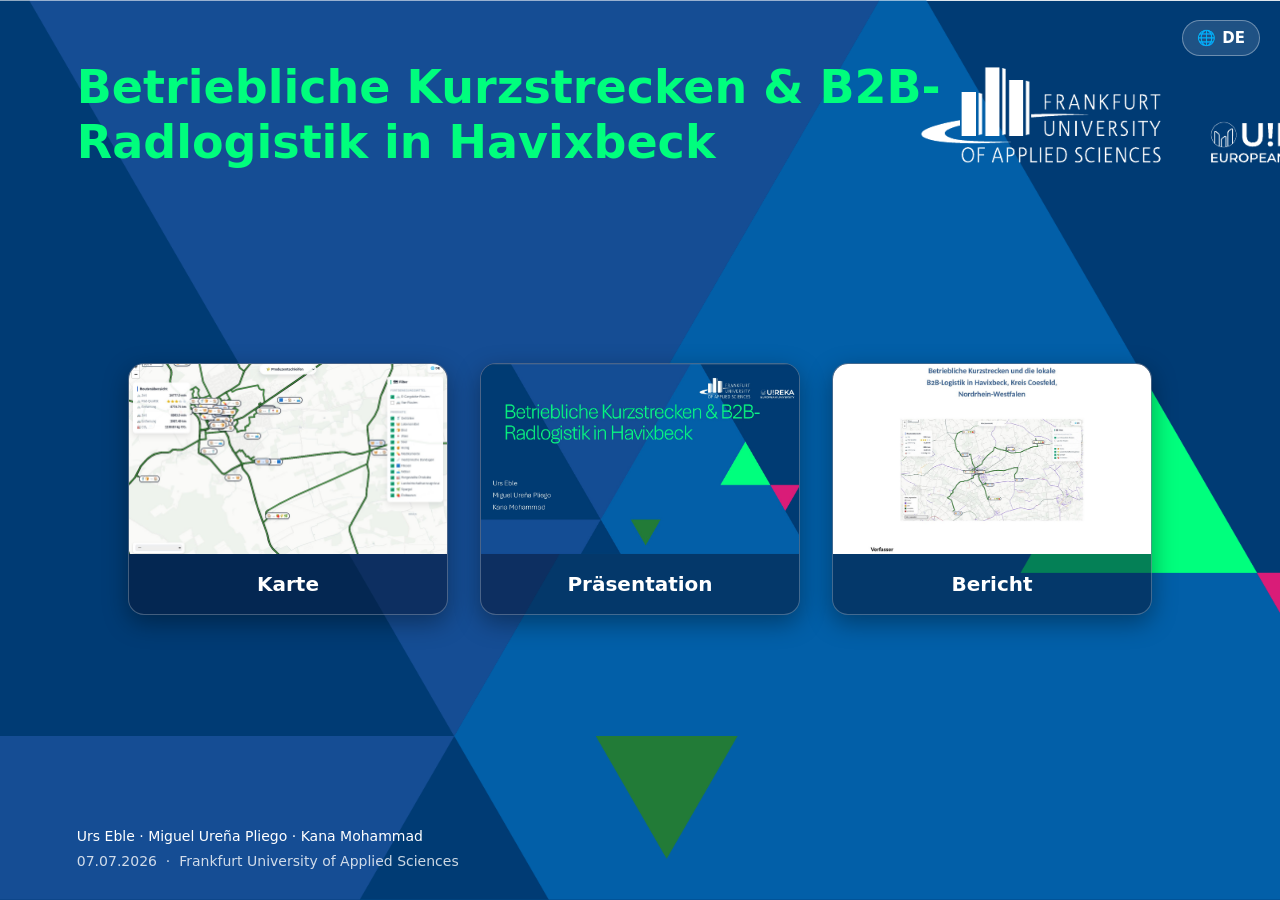
<file: index.html>
<!DOCTYPE html>
<html lang="de">
<head>
<meta charset="UTF-8" />
<meta name="viewport" content="width=device-width, initial-scale=1.0" />
<title>Betriebliche Kurzstrecken &amp; B2B-Radlogistik in Havixbeck</title>
<style>
  :root {
    --accent: #00fe7d;
  }
  * { box-sizing: border-box; }
  html, body {
    margin: 0;
    padding: 0;
    width: 100%;
    height: 100%;
    font-family: 'Segoe UI', system-ui, -apple-system, sans-serif;
  }
  body {
    background: url('assets/title_bg.png') center center / cover no-repeat;
    display: flex;
    flex-direction: column;
    min-height: 100vh;
  }

  #langSwitcher {
    position: fixed;
    top: 20px;
    right: 20px;
    background: rgba(255, 255, 255, 0.12);
    backdrop-filter: blur(4px);
    color: #fff;
    padding: 8px 14px;
    border-radius: 20px;
    cursor: pointer;
    font-size: 15px;
    font-weight: 600;
    display: flex;
    align-items: center;
    gap: 6px;
    z-index: 50;
    border: 1px solid rgba(255,255,255,0.35);
    user-select: none;
  }
  #langSwitcher:hover { background: rgba(255,255,255,0.22); }

  header {
    padding: 60px 6vw 20px 6vw;
  }
  h1 {
    color: var(--accent);
    font-size: clamp(28px, 4vw, 46px);
    font-weight: 600;
    max-width: 900px;
    margin: 0;
    line-height: 1.2;
  }

  main {
    flex: 1;
    display: flex;
    align-items: center;
    justify-content: center;
    padding: 20px 6vw 40px 6vw;
  }

  .cards {
    display: flex;
    gap: 32px;
    flex-wrap: wrap;
    justify-content: center;
    max-width: 1200px;
  }

  .card {
    width: 320px;
    background: rgba(8, 25, 55, 0.55);
    border: 1px solid rgba(255,255,255,0.25);
    border-radius: 16px;
    overflow: hidden;
    cursor: pointer;
    text-decoration: none;
    color: #fff;
    box-shadow: 0 8px 24px rgba(0,0,0,0.35);
    transition: transform 0.15s ease, box-shadow 0.15s ease, border-color 0.15s ease;
  }
  .card:hover {
    transform: translateY(-6px);
    box-shadow: 0 14px 32px rgba(0,0,0,0.45);
    border-color: var(--accent);
  }
  .card .cover {
    width: 100%;
    height: 190px;
    object-fit: cover;
    display: block;
    background: #0b2d5c;
  }
  .card .body {
    padding: 18px 20px;
  } 
  .card h2 {
    margin: 0;
    font-size: 20px;
    font-weight: 600;
    text-align: center;
  }

  footer {
    padding: 18px 6vw 28px 6vw;
    color: #fff;
    font-size: 14px;
    line-height: 1.5;
  }
  footer .authors { font-weight: 500; }
  footer .date-org { opacity: 0.8; margin-top: 4px; }
</style>
</head>
<body>

<div id="langSwitcher" onclick="toggleLanguage()" title="Sprache wechseln / Switch language">
  🌐 <span id="currentLangLabel">DE</span>
</div>

<header>
  <h1 data-i18n="title"></h1>
</header>  

<main>
  <div class="cards">
    <a class="card" href="loop_map.html">
      <img class="cover" src="assets/map_cover.jpg" alt="Map preview" />
      <div class="body">
        <h2 data-i18n="map_title"></h2>
      </div>
    </a>

    <a class="card" href="marp/presentation.html">
      <img class="cover" src="assets/presentation_cover.png" alt="Presentation preview" />
      <div class="body">
        <h2 data-i18n="presentation_title"></h2>
      </div>
    </a>

    <a class="card" href="report/latex/main.pdf">
      <img class="cover" src="assets/report_cover.png" alt="Report preview" />
      <div class="body">
        <h2 data-i18n="report_title"></h2>
      </div>
    </a>
  </div>
</main>

<footer>
  <div class="authors">Urs Eble · Miguel Ureña Pliego · Kana Mohammad</div>
  <div class="date-org">07.07.2026 &nbsp;·&nbsp; Frankfurt University of Applied Sciences</div>
</footer>

<script>
const TRANSLATIONS = {
  "de": {
    "title": "Betriebliche Kurzstrecken &amp; B2B-Radlogistik in Havixbeck",
    "map_title": "Karte",
    "presentation_title": "Präsentation",
    "report_title": "Bericht"
  },
  "en": {
    "title": "Short-Distance &amp; B2B Cycle Logistics in Havixbeck",
    "map_title": "Map",
    "presentation_title": "Presentation",
    "report_title": "Report"
  }
};

let currentLang = "de";

function applyLanguage(lang) {
  currentLang = lang;
  const dict = TRANSLATIONS[lang];
  document.querySelectorAll("[data-i18n]").forEach(el => {
    const key = el.getAttribute("data-i18n");
    if (dict[key] !== undefined) {
      el.innerHTML = dict[key];
    }
  });
  document.getElementById("currentLangLabel").textContent = lang.toUpperCase();
  document.documentElement.lang = lang;
}

function toggleLanguage() {
  applyLanguage(currentLang === "de" ? "en" : "de");
}

applyLanguage("de");
</script>

</body>
</html>
</file>
